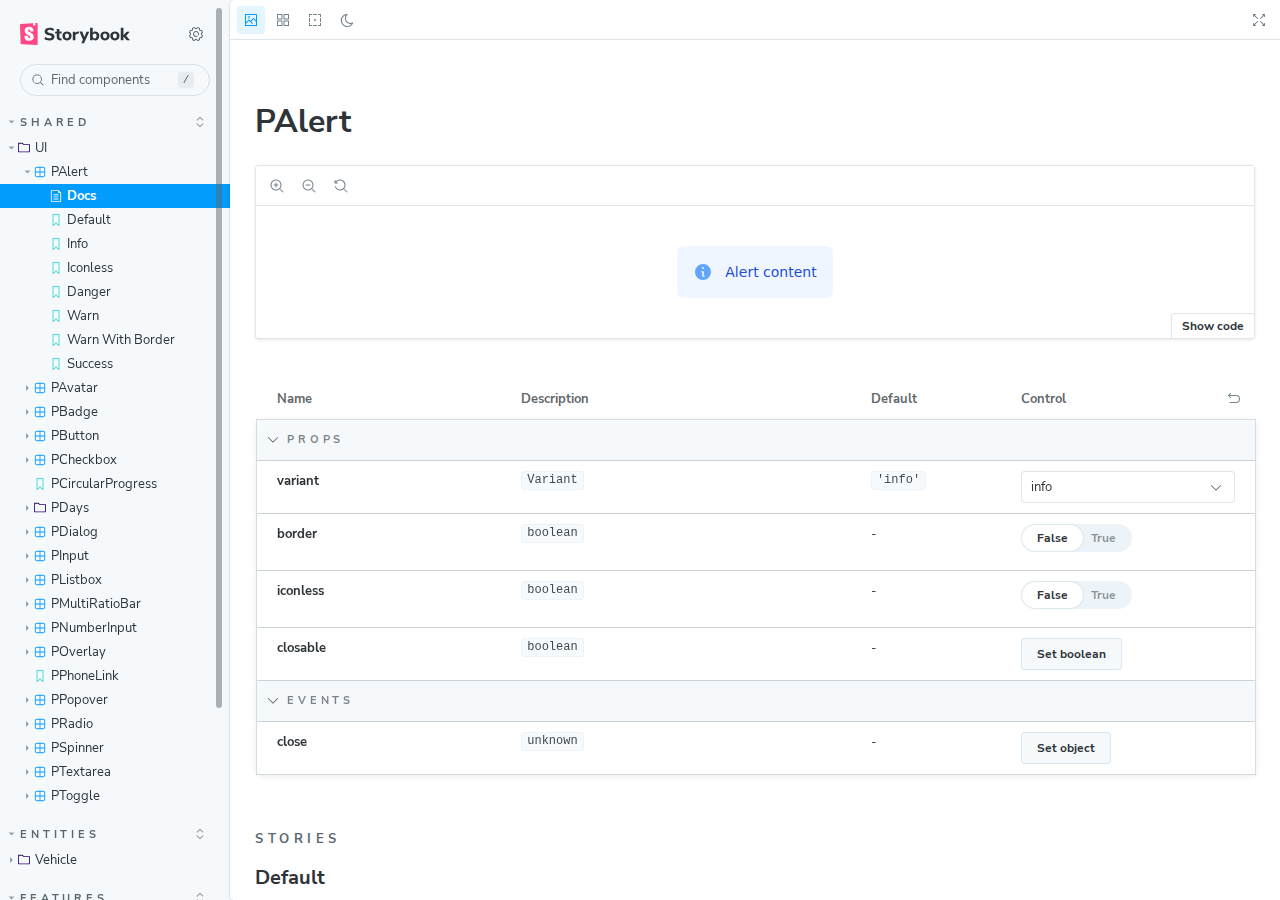
<file: index.html>
<!DOCTYPE html>
<html lang="en">
  <head>
    <meta charset="utf-8" />

    <title>@storybook/cli - Storybook</title>
    <meta name="viewport" content="width=device-width, initial-scale=1" />

    
    <link rel="icon" type="image/svg+xml" href="./favicon.svg" />
    
    <link
      rel="prefetch"
      href="./sb-common-assets/nunito-sans-regular.woff2"
      as="font"
      type="font/woff2"
      crossorigin
    />
    <link
      rel="prefetch"
      href="./sb-common-assets/nunito-sans-bold.woff2"
      as="font"
      type="font/woff2"
      crossorigin
    />
    <link rel="stylesheet" href="./sb-common-assets/fonts.css" />

    <link href="./sb-manager/runtime.js" rel="modulepreload" />

    
    <link href="./sb-addons/links-0/manager-bundle.js" rel="modulepreload" />
    
    <link href="./sb-addons/essentials-controls-1/manager-bundle.js" rel="modulepreload" />
    
    <link href="./sb-addons/essentials-actions-2/manager-bundle.js" rel="modulepreload" />
    
    <link href="./sb-addons/essentials-backgrounds-3/manager-bundle.js" rel="modulepreload" />
    
    <link href="./sb-addons/essentials-viewport-4/manager-bundle.js" rel="modulepreload" />
    
    <link href="./sb-addons/essentials-toolbars-5/manager-bundle.js" rel="modulepreload" />
    
    <link href="./sb-addons/essentials-measure-6/manager-bundle.js" rel="modulepreload" />
    
    <link href="./sb-addons/essentials-outline-7/manager-bundle.js" rel="modulepreload" />
    
    <link href="./sb-addons/interactions-8/manager-bundle.js" rel="modulepreload" />
    
    <link href="./sb-addons/storybook-dark-mode-esm-preset-9/manager-bundle.js" rel="modulepreload" />
    
    <link href="./sb-addons/storysource-10/manager-bundle.js" rel="modulepreload" />
    
    <link href="./sb-addons/pseudo-states-11/manager-bundle.js" rel="modulepreload" />
    
    <link href="./sb-addons/whitespace-html-esm-preset-12/manager-bundle.js" rel="modulepreload" />
    
    <link href="./sb-addons/designs-13/register-bundle.js" rel="modulepreload" />
       

    <style>
      #storybook-root[hidden] {
        display: none !important;
      }
    </style>

    
  </head>
  <body>
    <div id="root"></div>

    
    <script>
      
        
          window['FEATURES'] = {
  "warnOnLegacyHierarchySeparator": true,
  "buildStoriesJson": false,
  "storyStoreV7": true,
  "argTypeTargetsV7": true,
  "legacyDecoratorFileOrder": false,
  "disallowImplicitActionsInRenderV8": false
};
        
      
        
          window['REFS'] = {};
        
      
        
          window['LOGLEVEL'] = "info";
        
      
        
          window['DOCS_OPTIONS'] = {
  "defaultName": "Docs",
  "autodocs": "tag"
};
        
      
        
          window['CONFIG_TYPE'] = "PRODUCTION";
        
      
        
      
        
      
    </script>
    

    <script type="module">
      import './sb-manager/runtime.js';

      
      import './sb-addons/links-0/manager-bundle.js';
      
      import './sb-addons/essentials-controls-1/manager-bundle.js';
      
      import './sb-addons/essentials-actions-2/manager-bundle.js';
      
      import './sb-addons/essentials-backgrounds-3/manager-bundle.js';
      
      import './sb-addons/essentials-viewport-4/manager-bundle.js';
      
      import './sb-addons/essentials-toolbars-5/manager-bundle.js';
      
      import './sb-addons/essentials-measure-6/manager-bundle.js';
      
      import './sb-addons/essentials-outline-7/manager-bundle.js';
      
      import './sb-addons/interactions-8/manager-bundle.js';
      
      import './sb-addons/storybook-dark-mode-esm-preset-9/manager-bundle.js';
      
      import './sb-addons/storysource-10/manager-bundle.js';
      
      import './sb-addons/pseudo-states-11/manager-bundle.js';
      
      import './sb-addons/whitespace-html-esm-preset-12/manager-bundle.js';
      
      import './sb-addons/designs-13/register-bundle.js';
      
    </script>

    <link href="./sb-preview/runtime.js" rel="prefetch" as="script" />
  </body>
</html>
</file>
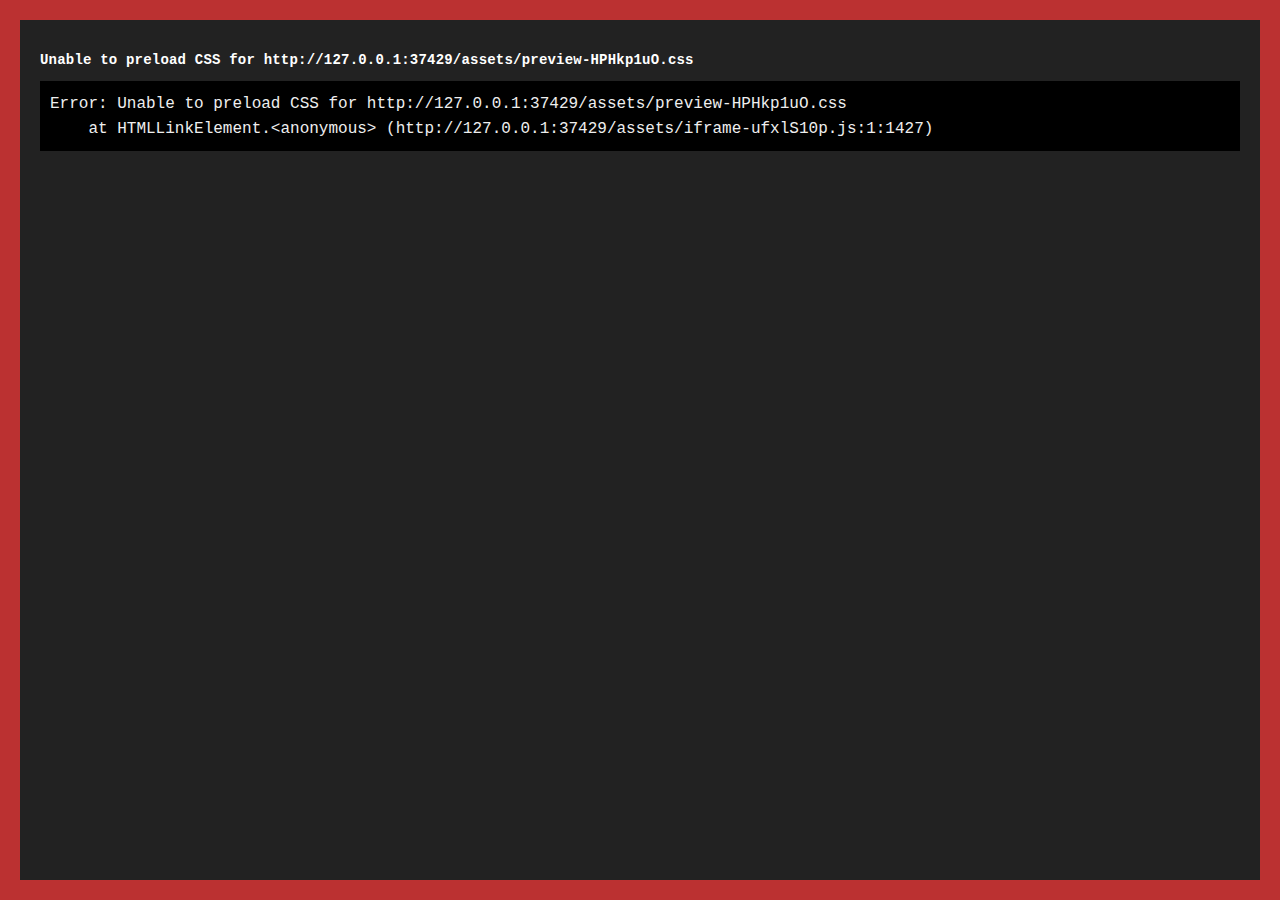
<file: iframe.html>
<!DOCTYPE html>
<!--suppress HtmlUnknownTarget -->
<html lang="en">

<head>
  <meta charset="utf-8" />
  <title>Storybook</title>
  <meta name="viewport" content="width=device-width, initial-scale=1" />

  <link rel="prefetch" href="./sb-common-assets/nunito-sans-regular.woff2" as="font" type="font/woff2" crossorigin />
  <link rel="prefetch" href="./sb-common-assets/nunito-sans-italic.woff2" as="font" type="font/woff2" crossorigin />
  <link rel="prefetch" href="./sb-common-assets/nunito-sans-bold.woff2" as="font" type="font/woff2" crossorigin />
  <link rel="prefetch" href="./sb-common-assets/nunito-sans-bold-italic.woff2" as="font" type="font/woff2" crossorigin />
  <link rel="stylesheet" href="./sb-common-assets/fonts.css" />

  <script>
    window.CONFIG_TYPE = 'PRODUCTION';
    window.LOGLEVEL = 'info';
    window.FRAMEWORK_OPTIONS = {};
    window.CHANNEL_OPTIONS = {};
    window.FEATURES = {"warnOnLegacyHierarchySeparator":true,"buildStoriesJson":false,"storyStoreV7":true,"argTypeTargetsV7":true,"legacyDecoratorFileOrder":false,"disallowImplicitActionsInRenderV8":false};
    window.STORIES = [{"titlePrefix":"","directory":"./src","files":"**/*.mdx","importPathMatcher":"^\\.[\\\\/](?:src(?:[\\\\/](?!\\.)(?:(?:(?!(?:^|[\\\\/])\\.).)*?)[\\\\/]|[\\\\/]|$)(?!\\.)(?=.)[^\\\\/]*?\\.mdx)$"},{"titlePrefix":"","directory":"./src","files":"**/*.stories.@(js|jsx|mjs|ts|tsx)","importPathMatcher":"^\\.[\\\\/](?:src(?:[\\\\/](?!\\.)(?:(?:(?!(?:^|[\\\\/])\\.).)*?)[\\\\/]|[\\\\/]|$)(?!\\.)(?=.)[^\\\\/]*?\\.stories\\.(js|jsx|mjs|ts|tsx))$"}];
    window.DOCS_OPTIONS = {"defaultName":"Docs","autodocs":"tag"};

    

    // We do this so that "module && module.hot" etc. in Storybook source code
    // doesn't fail (it will simply be disabled)
    window.module = undefined;
    window.global = window;
  </script>
  <base target="_parent" />

<style>
  /* While we aren't showing the main block yet, but still preparing, we want everything the user
     has rendered, which may or may not be in #storybook-root, to be display none */
  .sb-show-preparing-story:not(.sb-show-main) > :not(.sb-preparing-story) {
    display: none;
  }

  .sb-show-preparing-docs:not(.sb-show-main) > :not(.sb-preparing-docs) {
    display: none;
  }

  /* Hide our own blocks when we aren't supposed to be showing them */
  :not(.sb-show-preparing-story) > .sb-preparing-story,
  :not(.sb-show-preparing-docs) > .sb-preparing-docs,
  :not(.sb-show-nopreview) > .sb-nopreview,
  :not(.sb-show-errordisplay) > .sb-errordisplay {
    display: none;
  }

  .sb-show-main.sb-main-centered {
    margin: 0;
    display: flex;
    align-items: center;
    min-height: 100vh;
  }

  .sb-show-main.sb-main-centered #storybook-root {
    box-sizing: border-box;
    margin: auto;
    padding: 1rem;
    max-height: 100%; /* Hack for centering correctly in IE11 */
  }

  /* Vertical centering fix for IE11 */
  @media screen and (-ms-high-contrast: none), (-ms-high-contrast: active) {
    .sb-show-main.sb-main-centered:after {
      content: '';
      min-height: inherit;
      font-size: 0;
    }
  }

  .sb-show-main.sb-main-fullscreen {
    margin: 0;
    padding: 0;
    display: block;
  }

  .sb-show-main.sb-main-padded {
    margin: 0;
    padding: 1rem;
    display: block;
    box-sizing: border-box;
  }

  .sb-wrapper {
    position: fixed;
    top: 0;
    bottom: 0;
    left: 0;
    right: 0;
    padding: 20px;
    font-family: 'Nunito Sans', -apple-system, '.SFNSText-Regular', 'San Francisco',
      BlinkMacSystemFont, 'Segoe UI', 'Helvetica Neue', Helvetica, Arial, sans-serif;
    -webkit-font-smoothing: antialiased;
    overflow: auto;
  }

  .sb-heading {
    font-size: 14px;
    font-weight: 600;
    letter-spacing: 0.2px;
    margin: 10px 0;
    padding-right: 25px;
  }

  .sb-nopreview {
    display: flex;
    align-content: center;
    justify-content: center;
  }

  .sb-nopreview_main {
    margin: auto;
    padding: 30px;
    border-radius: 10px;
    background: rgba(0, 0, 0, 0.03);
  }

  .sb-nopreview_heading {
    text-align: center;
  }

  .sb-errordisplay {
    border: 20px solid rgb(187, 49, 49);
    background: #222;
    color: #fff;
    z-index: 999999;
  }

  .sb-errordisplay_code {
    padding: 10px;
    background: #000;
    color: #eee;
    font-family: 'Operator Mono', 'Fira Code Retina', 'Fira Code', 'FiraCode-Retina', 'Andale Mono',
      'Lucida Console', Consolas, Monaco, monospace;
  }

  .sb-errordisplay pre {
    white-space: pre-wrap;
  }

  @-webkit-keyframes sb-rotate360 {
    from {
      transform: rotate(0deg);
    }
    to {
      transform: rotate(360deg);
    }
  }
  @keyframes sb-rotate360 {
    from {
      transform: rotate(0deg);
    }
    to {
      transform: rotate(360deg);
    }
  }
  @-webkit-keyframes sb-glow {
    0%,
    100% {
      opacity: 1;
    }
    50% {
      opacity: 0.4;
    }
  }
  @keyframes sb-glow {
    0%,
    100% {
      opacity: 1;
    }
    50% {
      opacity: 0.4;
    }
  }

  /* We display the preparing loaders *over* the rendering story */
  .sb-preparing-story,
  .sb-preparing-docs {
    background-color: white;
    /* Maximum possible z-index. It would be better to use stacking contexts to ensure it's always
    on top, but this isn't possible as it would require making CSS changes that could affect user code */
    z-index: 2147483647;
  }

  .sb-loader {
    -webkit-animation: sb-rotate360 0.7s linear infinite;
    animation: sb-rotate360 0.7s linear infinite;
    border-color: rgba(97, 97, 97, 0.29);
    border-radius: 50%;
    border-style: solid;
    border-top-color: #646464;
    border-width: 2px;
    display: inline-block;
    height: 32px;
    left: 50%;
    margin-left: -16px;
    margin-top: -16px;
    mix-blend-mode: difference;
    overflow: hidden;
    position: absolute;
    top: 50%;
    transition: all 200ms ease-out;
    vertical-align: top;
    width: 32px;
    z-index: 4;
  }

  .sb-previewBlock {
    background: #fff;
    border: 1px solid rgba(0, 0, 0, 0.1);
    border-radius: 4px;
    box-shadow: rgba(0, 0, 0, 0.1) 0 1px 3px 0;
    margin: 25px auto 40px;
    max-width: 600px;
  }

  .sb-previewBlock_header {
    align-items: center;
    box-shadow: rgba(0, 0, 0, 0.1) 0 -1px 0 0 inset;
    display: flex;
    gap: 14px;
    height: 40px;
    padding: 0 12px;
  }

  .sb-previewBlock_icon {
    -webkit-animation: sb-glow 1.5s ease-in-out infinite;
    animation: sb-glow 1.5s ease-in-out infinite;
    background: #e6e6e6;
    height: 14px;
    width: 14px;
  }
  .sb-previewBlock_icon:last-child {
    margin-left: auto;
  }

  .sb-previewBlock_body {
    -webkit-animation: sb-glow 1.5s ease-in-out infinite;
    animation: sb-glow 1.5s ease-in-out infinite;
    height: 182px;
    position: relative;
  }

  .sb-argstableBlock {
    border-collapse: collapse;
    border-spacing: 0;
    font-size: 13px;
    line-height: 20px;
    margin: 25px auto 40px;
    max-width: 600px;
    text-align: left;
    width: 100%;
  }
  .sb-argstableBlock th:first-of-type,
  .sb-argstableBlock td:first-of-type {
    padding-left: 20px;
  }
  .sb-argstableBlock th:nth-of-type(2),
  .sb-argstableBlock td:nth-of-type(2) {
    width: 35%;
  }
  .sb-argstableBlock th:nth-of-type(3),
  .sb-argstableBlock td:nth-of-type(3) {
    width: 15%;
  }
  .sb-argstableBlock th:last-of-type,
  .sb-argstableBlock td:last-of-type {
    width: 25%;
    padding-right: 20px;
  }
  .sb-argstableBlock th span,
  .sb-argstableBlock td span {
    -webkit-animation: sb-glow 1.5s ease-in-out infinite;
    animation: sb-glow 1.5s ease-in-out infinite;
    background-color: rgba(0, 0, 0, 0.1);
    border-radius: 0;
    box-shadow: none;
    color: transparent;
  }
  .sb-argstableBlock th {
    padding: 10px 15px;
  }

  .sb-argstableBlock-body {
    border-radius: 4px;
    box-shadow: rgba(0, 0, 0, 0.1) 0 1px 3px 1px, rgba(0, 0, 0, 0.065) 0 0 0 1px;
  }
  .sb-argstableBlock-body tr {
    background: transparent;
    overflow: hidden;
  }
  .sb-argstableBlock-body tr:not(:first-child) {
    border-top: 1px solid #e6e6e6;
  }
  .sb-argstableBlock-body tr:first-child td:first-child {
    border-top-left-radius: 4px;
  }
  .sb-argstableBlock-body tr:first-child td:last-child {
    border-top-right-radius: 4px;
  }
  .sb-argstableBlock-body tr:last-child td:first-child {
    border-bottom-left-radius: 4px;
  }
  .sb-argstableBlock-body tr:last-child td:last-child {
    border-bottom-right-radius: 4px;
  }
  .sb-argstableBlock-body td {
    background: #fff;
    padding-bottom: 10px;
    padding-top: 10px;
    vertical-align: top;
  }
  .sb-argstableBlock-body td:not(:first-of-type) {
    padding-left: 15px;
    padding-right: 15px;
  }
  .sb-argstableBlock-body button {
    -webkit-animation: sb-glow 1.5s ease-in-out infinite;
    animation: sb-glow 1.5s ease-in-out infinite;
    background-color: rgba(0, 0, 0, 0.1);
    border: 0;
    border-radius: 0;
    box-shadow: none;
    color: transparent;
    display: inline;
    font-size: 12px;
    line-height: 1;
    padding: 10px 16px;
  }

  .sb-argstableBlock-summary {
    margin-top: 4px;
  }

  .sb-argstableBlock-code {
    margin-right: 4px;
    margin-bottom: 4px;
    padding: 2px 5px;
  }
</style>

<script>
  /* globals window */
  /* eslint-disable no-underscore-dangle */
  try {
    if (window.top !== window) {
      window.__REACT_DEVTOOLS_GLOBAL_HOOK__ = window.top.__REACT_DEVTOOLS_GLOBAL_HOOK__;
      window.__VUE_DEVTOOLS_GLOBAL_HOOK__ = window.top.__VUE_DEVTOOLS_GLOBAL_HOOK__;
      window.top.__VUE_DEVTOOLS_CONTEXT__ = window.document;
    }
  } catch (e) {
    // eslint-disable-next-line no-console
    console.warn('unable to connect to top frame for connecting dev tools');
  }
</script>

  <script type="module" crossorigin src="./assets/iframe-ufxlS10p.js"></script>
</head>

<body>
  <div class="sb-preparing-story sb-wrapper">
  <div class="sb-loader"></div>
</div>

<div class="sb-preparing-docs sb-wrapper">
  <div class="sb-previewBlock">
    <div class="sb-previewBlock_header">
      <div class="sb-previewBlock_icon"></div>
      <div class="sb-previewBlock_icon"></div>
      <div class="sb-previewBlock_icon"></div>
      <div class="sb-previewBlock_icon"></div>
    </div>
    <div class="sb-previewBlock_body">
      <div class="sb-loader"></div>
    </div>
  </div>
  <table aria-hidden="true" class="sb-argstableBlock">
    <thead class="sb-argstableBlock-head">
      <tr>
        <th><span>Name</span></th>
        <th><span>Description</span></th>
        <th><span>Default</span></th>
        <th><span>Control </span></th>
      </tr>
    </thead>
    <tbody class="sb-argstableBlock-body">
      <tr>
        <td><span>propertyName</span><span title="Required">*</span></td>
        <td>
          <div><span>This is a short description</span></div>
          <div class="sb-argstableBlock-summary">
            <div><span class="sb-argstableBlock-code">summary</span></div>
          </div>
        </td>
        <td>
          <div><span class="sb-argstableBlock-code">defaultValue</span></div>
        </td>
        <td><button>Set string</button></td>
      </tr>
      <tr>
        <td><span>propertyName</span><span>*</span></td>
        <td>
          <div><span>This is a short description</span></div>
          <div class="sb-argstableBlock-summary">
            <div><span class="sb-argstableBlock-code">summary</span></div>
          </div>
        </td>
        <td>
          <div><span class="sb-argstableBlock-code">defaultValue</span></div>
        </td>
        <td><button>Set string</button></td>
      </tr>
      <tr>
        <td><span>propertyName</span><span>*</span></td>
        <td>
          <div><span>This is a short description</span></div>
          <div class="sb-argstableBlock-summary">
            <div><span class="sb-argstableBlock-code">summary</span></div>
          </div>
        </td>
        <td>
          <div><span class="sb-argstableBlock-code">defaultValue</span></div>
        </td>
        <td><button>Set string</button></td>
      </tr>
    </tbody>
  </table>
</div>

<div class="sb-nopreview sb-wrapper">
  <div class="sb-nopreview_main">
    <h1 class="sb-nopreview_heading sb-heading">No Preview</h1>
    <p>Sorry, but you either have no stories or none are selected somehow.</p>
    <ul>
      <li>Please check the Storybook config.</li>
      <li>Try reloading the page.</li>
    </ul>
    <p>
      If the problem persists, check the browser console, or the terminal you've run Storybook from.
    </p>
  </div>
</div>

<div class="sb-errordisplay sb-wrapper">
  <pre id="error-message" class="sb-heading"></pre>
  <pre class="sb-errordisplay_code"><code id="error-stack"></code></pre>
</div>

  <div id="storybook-root"></div>
  <div id="storybook-docs"></div>
</body>

</html>
</file>
<file: sb-common-assets/fonts.css>
@font-face {
  font-family: 'Nunito Sans';
  font-style: normal;
  font-weight: 400;
  font-display: swap;
  src: url('./nunito-sans-regular.woff2') format('woff2');
}

@font-face {
  font-family: 'Nunito Sans';
  font-style: italic;
  font-weight: 400;
  font-display: swap;
  src: url('./nunito-sans-italic.woff2') format('woff2');
}

@font-face {
  font-family: 'Nunito Sans';
  font-style: normal;
  font-weight: 700;
  font-display: swap;
  src: url('./nunito-sans-bold.woff2') format('woff2');
}

@font-face {
  font-family: 'Nunito Sans';
  font-style: italic;
  font-weight: 700;
  font-display: swap;
  src: url('./nunito-sans-bold-italic.woff2') format('woff2');
}
</file>
